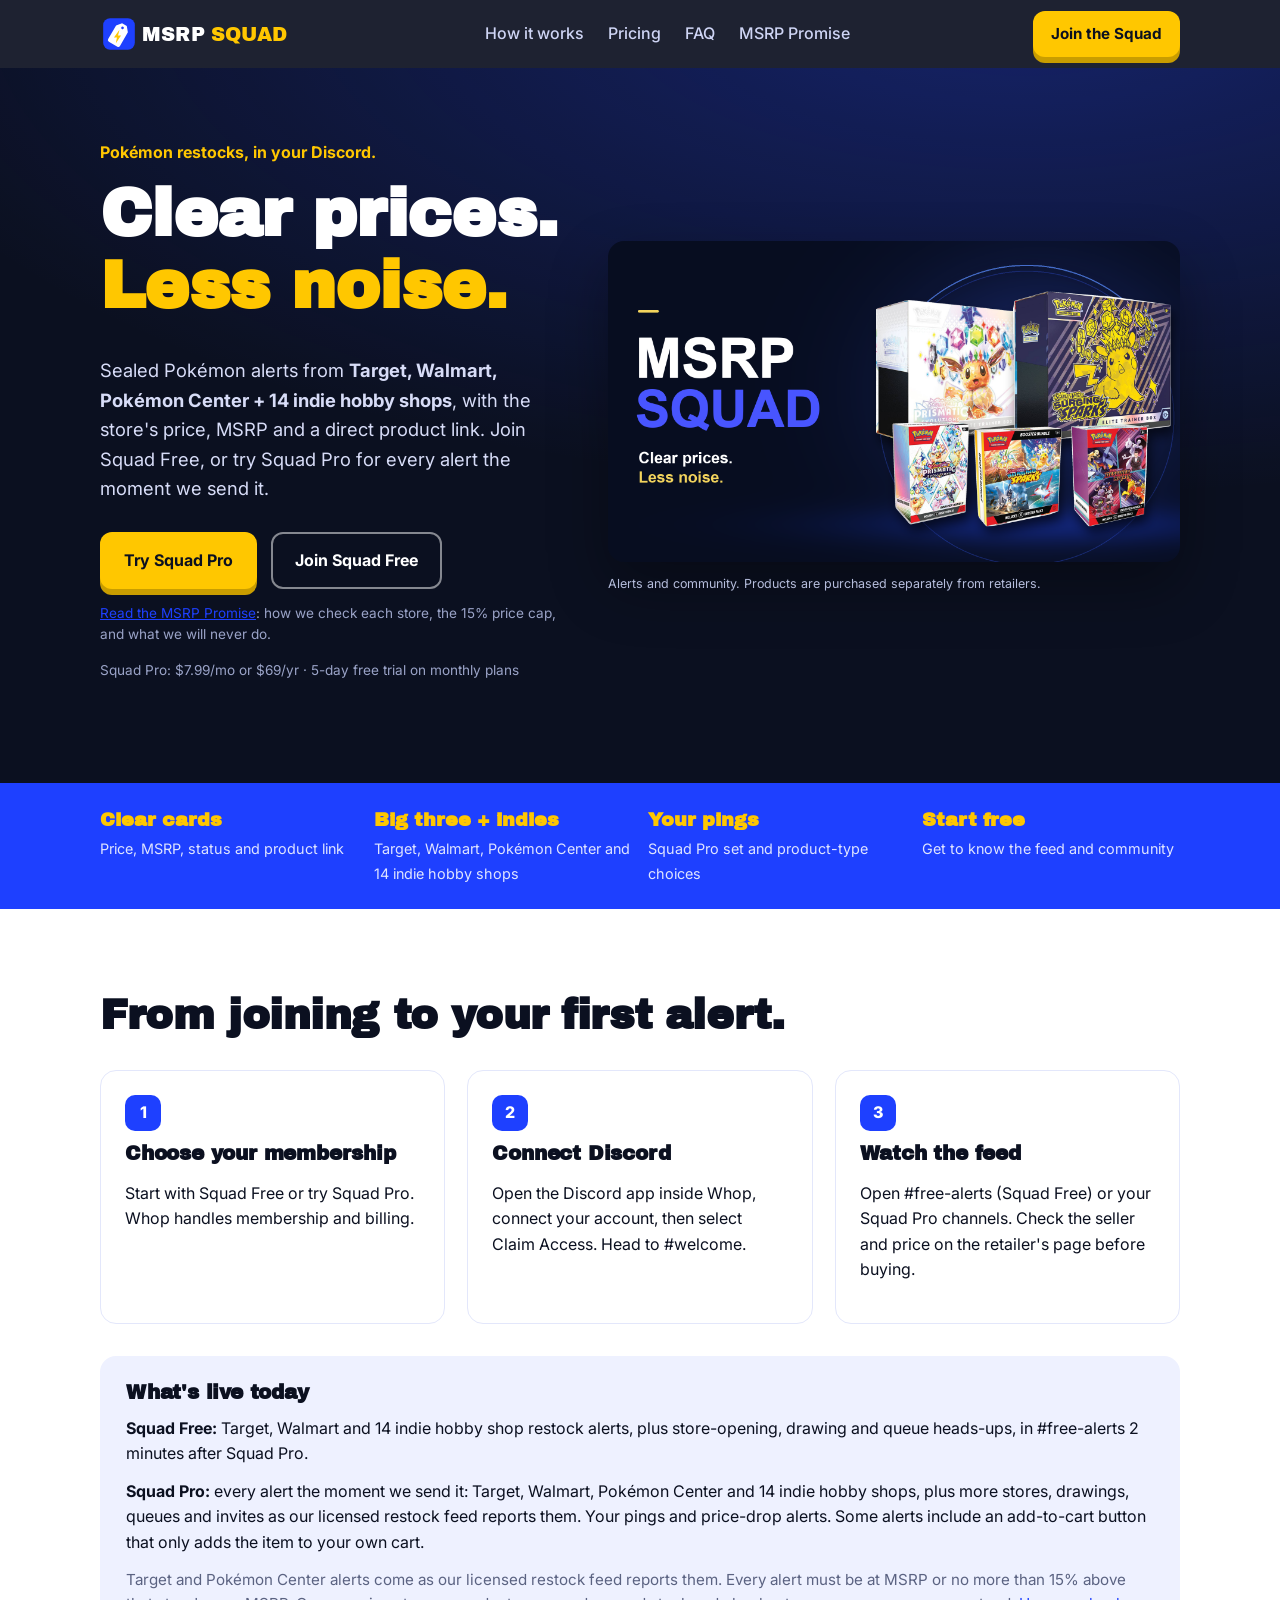
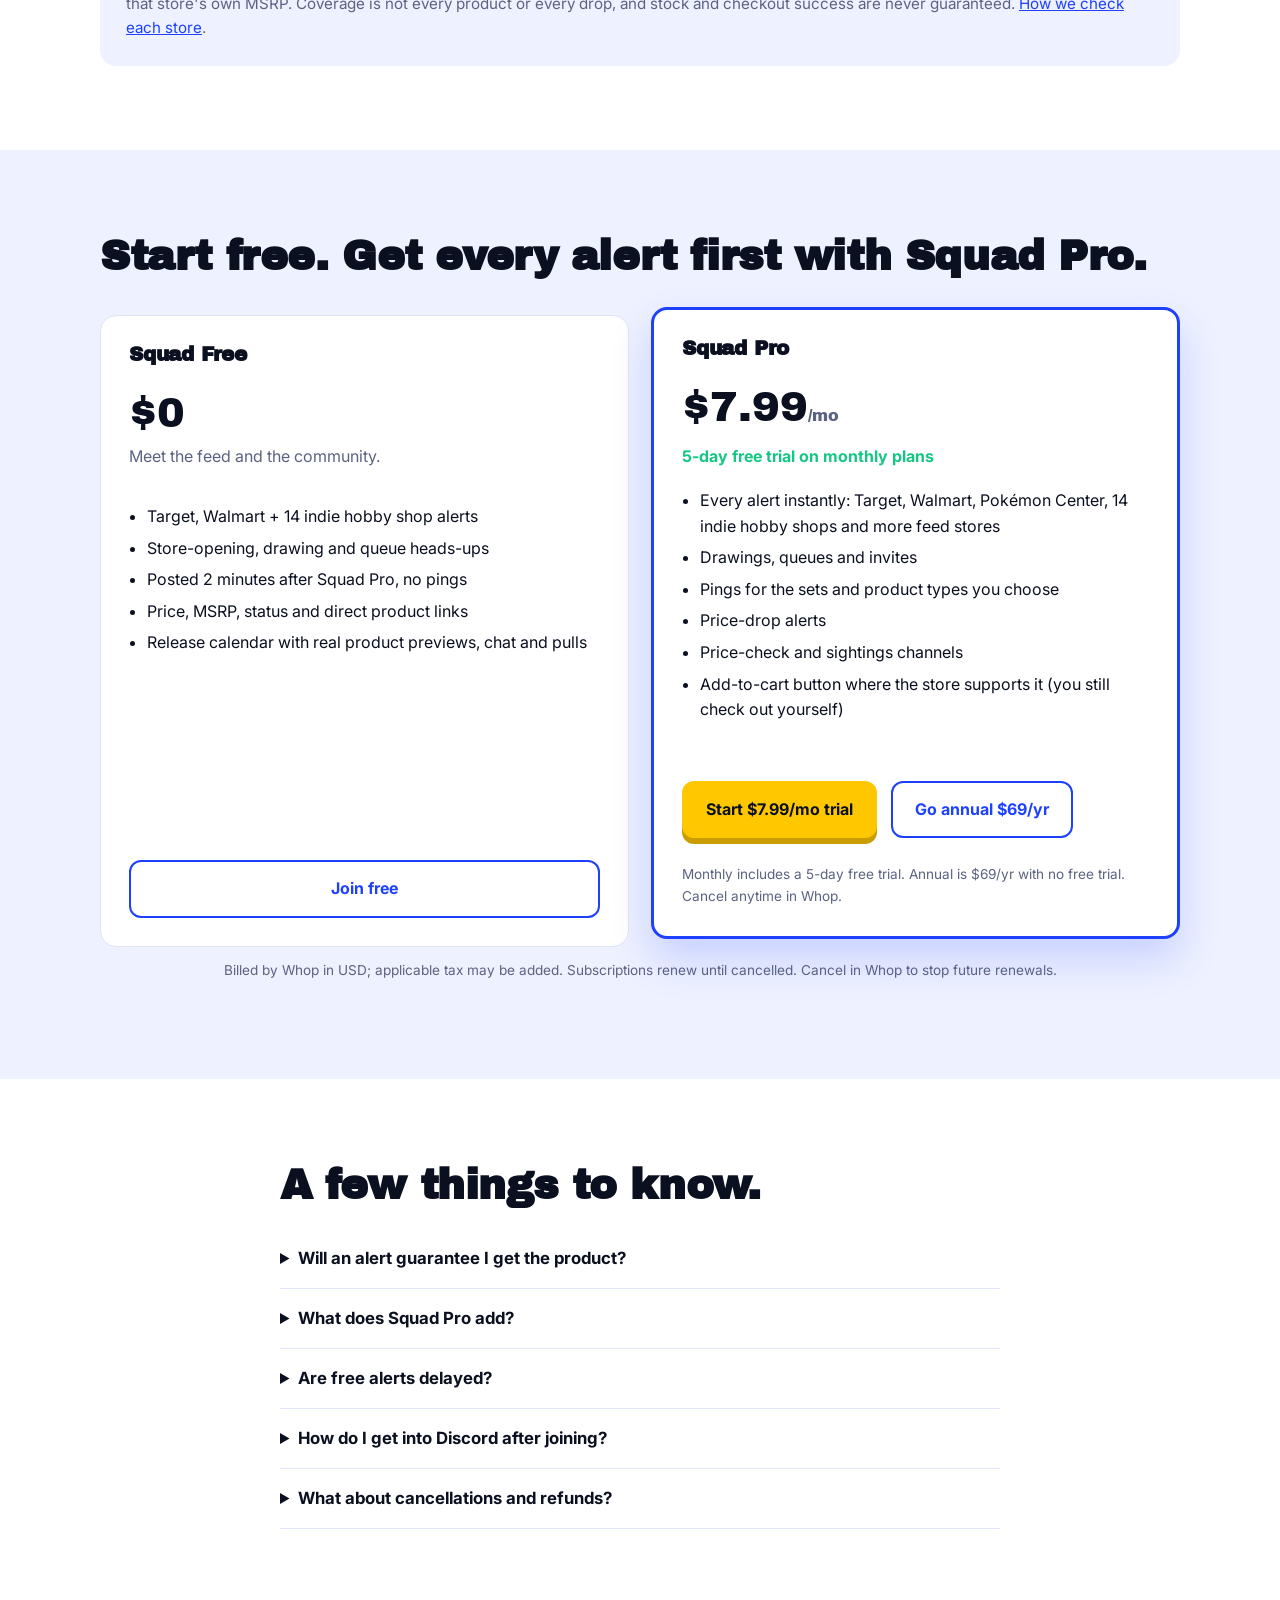
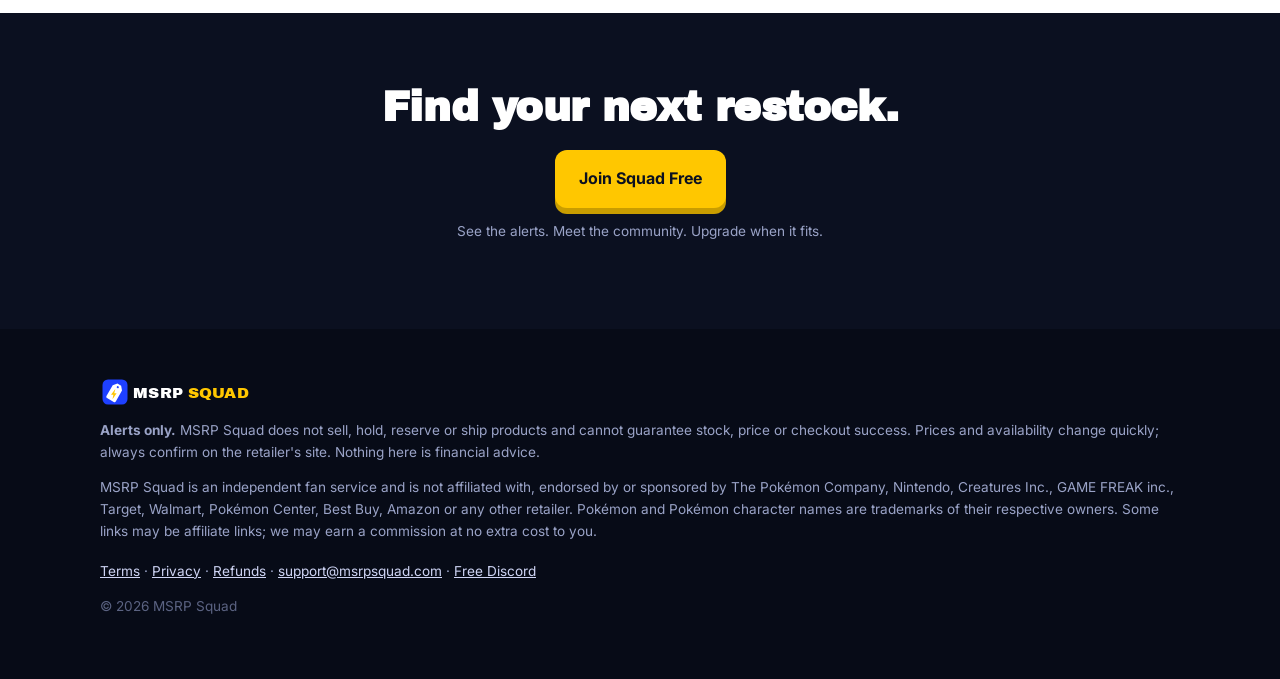
<file: index.html>
<!doctype html>
<html lang="en">
<head>
<meta charset="utf-8">
<meta name="viewport" content="width=device-width,initial-scale=1">
<title>MSRP Squad | Pokémon restocks. Clear prices. Less noise.</title>
<meta name="description" content="Pokémon TCG restock alerts in Discord from Target, Walmart, Pokémon Center and 14 indie hobby shops. Squad Free: alerts 2 minutes after Pro. Squad Pro: every alert instantly, with your pings and price drops. 5-day free trial.">
<link rel="canonical" href="https://msrpsquad.com/">
<meta property="og:type" content="website">
<meta property="og:title" content="MSRP Squad | Clear prices. Less noise.">
<meta property="og:description" content="Pokémon TCG restock alerts in Discord from Target, Walmart, Pokémon Center and 14 indie hobby shops. Squad Free: alerts 2 minutes after Pro. Squad Pro: every alert instantly, with your pings and price drops. 5-day free trial.">
<meta property="og:image" content="https://msrpsquad.com/assets/real-products-v3.png">
<meta property="og:url" content="https://msrpsquad.com/">
<meta name="twitter:card" content="summary_large_image">
<meta name="theme-color" content="#0B1020">
<link rel="icon" href="assets/mark.svg" type="image/svg+xml">
<link rel="icon" href="assets/favicon-32.png" sizes="32x32">
<link rel="apple-touch-icon" href="assets/apple-touch-icon.png">
<link rel="preconnect" href="https://fonts.googleapis.com"><link rel="preconnect" href="https://fonts.gstatic.com" crossorigin>
<link href="https://fonts.googleapis.com/css2?family=Archivo+Black&family=Inter:wght@400;500;600;700&display=swap" rel="stylesheet">
<link rel="stylesheet" href="styles.css">
</head>
<body>
<a class="skip" href="#main">Skip to content</a>
<header class="nav">
  <div class="wrap nav-in">
    <a href="#" class="brand" aria-label="MSRP Squad home"><svg xmlns="http://www.w3.org/2000/svg" viewBox="0 0 640 120" class="logo" role="img" aria-label="MSRP Squad"> <g transform="translate(10 10)"> <rect x="0" y="0" width="100" height="100" rx="22" fill="#1E40FF"/> <g transform="rotate(30 50 50) translate(50 51) scale(0.86) translate(-50 -51)"> <path d="M40 10 H60 L75 28 V86 Q75 93 68 93 H32 Q25 93 25 86 V28 Z" fill="#FFFFFF"/> <circle cx="50" cy="24" r="5" fill="#1E40FF"/> <path transform="rotate(-30 50 61)" d="M56 38 L37 64 H48 L44 85 L63 57 H52 L57 38 Z" fill="#FFC700"/> </g> </g> <text x="132" y="83" font-family="'Archivo Black', 'Arial Black', sans-serif" font-size="62" letter-spacing="1"> <tspan fill="#FFFFFF">MSRP</tspan><tspan fill="#FFC700" dx="18">SQUAD</tspan> </text> </svg></a>
    <nav aria-label="Primary"><a href="#how">How it works</a><a href="#pricing">Pricing</a><a href="#faq">FAQ</a><a href="promise.html">MSRP Promise</a></nav>
    <a class="btn btn-gold sm" href="#pricing">Join the Squad</a>
  </div>
</header>

<main id="main">
<section class="hero">
  <div class="wrap hero-in">
    <div class="hero-copy">
      <p class="eyebrow">Pokémon restocks, in your Discord.</p>
      <h1>Clear prices.<br><span class="gold">Less noise.</span></h1>
      <p class="lead">Sealed Pokémon alerts from <strong>Target, Walmart, Pokémon Center + 14 indie hobby shops</strong>, with the store's price, MSRP and a direct product link. Join Squad Free, or try Squad Pro for every alert the moment we send it.</p>
      <div class="cta-row">
        <a class="btn btn-gold" href="https://whop.com/checkout/plan_wRdUoSanqycct">Try Squad Pro</a>
        <a class="btn btn-ghost" href="https://whop.com/msrpsquad/products/msrp-squad-free/">Join Squad Free</a>
      </div>
      <p class="fine"><a href="promise.html">Read the MSRP Promise</a>: how we check each store, the 15% price cap, and what we will never do.</p>
      <p class="fine">Squad Pro: $7.99/mo or $69/yr · 5-day free trial on monthly plans</p>
    </div>
    <figure class="product-art"><img src="assets/real-products-v3.png" width="1920" height="1080" alt="MSRP Squad with real Prismatic Evolutions, Surging Sparks and Destined Rivals sealed products"><figcaption>Alerts and community. Products are purchased separately from retailers.</figcaption></figure>
  </div>
</section>

<section class="strip" aria-label="Membership highlights">
  <div class="wrap strip-in">
    <div><b>Clear cards</b><span>Price, MSRP, status and product link</span></div>
    <div><b>Big three + indies</b><span>Target, Walmart, Pokémon Center and 14 indie hobby shops</span></div>
    <div><b>Your pings</b><span>Squad Pro set and product-type choices</span></div>
    <div><b>Start free</b><span>Get to know the feed and community</span></div>
  </div>
</section>

<section id="how" class="section">
  <div class="wrap">
    <h2>From joining to your first alert.</h2>
    <ol class="steps">
      <li><span class="num">1</span><h3>Choose your membership</h3><p>Start with Squad Free or try Squad Pro. Whop handles membership and billing.</p></li>
      <li><span class="num">2</span><h3>Connect Discord</h3><p>Open the Discord app inside Whop, connect your account, then select Claim Access. Head to #welcome.</p></li>
      <li><span class="num">3</span><h3>Watch the feed</h3><p>Open #free-alerts (Squad Free) or your Squad Pro channels. Check the seller and price on the retailer's page before buying.</p></li>
    </ol>
    <div class="coverage-box"><h3>What's live today</h3><p><strong>Squad Free:</strong> Target, Walmart and 14 indie hobby shop restock alerts, plus store-opening, drawing and queue heads-ups, in #free-alerts 2 minutes after Squad Pro.</p><p><strong>Squad Pro:</strong> every alert the moment we send it: Target, Walmart, Pokémon Center and 14 indie hobby shops, plus more stores, drawings, queues and invites as our licensed restock feed reports them. Your pings and price-drop alerts. Some alerts include an add-to-cart button that only adds the item to your own cart.</p><p class="note">Target and Pokémon Center alerts come as our licensed restock feed reports them. Every alert must be at MSRP or no more than 15% above that store's own MSRP. Coverage is not every product or every drop, and stock and checkout success are never guaranteed. <a href="promise.html">How we check each store</a>.</p></div>
  </div>
</section>

<section id="pricing" class="section alt">
  <div class="wrap">
    <h2>Start free. Get every alert first with Squad Pro.</h2>
    <div class="tiers">
      <article class="tier">
        <h3>Squad Free</h3><p class="price">$0</p><p class="sub">Meet the feed and the community.</p>
        <ul><li>Target, Walmart + 14 indie hobby shop alerts</li><li>Store-opening, drawing and queue heads-ups</li><li>Posted 2 minutes after Squad Pro, no pings</li><li>Price, MSRP, status and direct product links</li><li>Release calendar with real product previews, chat and pulls</li></ul>
        <a class="btn btn-ghost-dark" href="https://whop.com/msrpsquad/products/msrp-squad-free/">Join free</a>
      </article>
      <article class="tier featured">
        <h3>Squad Pro</h3><p class="price">$7.99<small>/mo</small></p><p class="trial">5-day free trial on monthly plans</p>
        <ul><li>Every alert instantly: Target, Walmart, Pokémon Center, 14 indie hobby shops and more feed stores</li><li>Drawings, queues and invites</li><li>Pings for the sets and product types you choose</li><li>Price-drop alerts</li><li>Price-check and sightings channels</li><li>Add-to-cart button where the store supports it (you still check out yourself)</li></ul>
        <div class="cta-row">
          <a class="btn btn-gold" href="https://whop.com/checkout/plan_wRdUoSanqycct">Start $7.99/mo trial</a>
          <a class="btn btn-ghost-dark" href="https://whop.com/checkout/plan_GebG6GXobo9KQ">Go annual $69/yr</a>
        </div>
        <p class="fine">Monthly includes a 5-day free trial. Annual is $69/yr with no free trial. Cancel anytime in Whop.</p>
      </article>
    </div>
    <p class="fine center">Billed by Whop in USD; applicable tax may be added. Subscriptions renew until cancelled. Cancel in Whop to stop future renewals.</p>
  </div>
</section>

<section id="faq" class="section">
  <div class="wrap narrow">
    <h2>A few things to know.</h2>
    <details><summary>Will an alert guarantee I get the product?</summary><p>No. Stock and prices can change before checkout. Always verify the retailer's page. We send alerts; we do not reserve products, buy for you or access your retailer account.</p></details>
    <details><summary>What does Squad Pro add?</summary><p>Every alert with no delay (Target, Walmart, Pokémon Center, 14 indie hobby shops and more stores our feed reports), Pokémon Center restocks, invites, your choice of set and product-type pings, dated market references when available, price-drop alerts and the member discussion channels. Monthly plans start with a 5-day free trial; cancel anytime in Whop.</p></details>
    <details><summary>Are free alerts delayed?</summary><p>Yes. Squad Free alerts post 2 minutes after Squad Pro and cover Target, Walmart and 14 indie hobby shops, plus store-opening, drawing and queue heads-ups. Squad Pro gets every alert as soon as we send it. No alert speed is guaranteed; retailer data and delivery can vary.</p></details>
    <details><summary>How do I get into Discord after joining?</summary><p>Open MSRP Squad in Whop, choose its Discord app, connect the Discord account you want to use, then select Claim Access. If access looks wrong, contact #support or <a href="mailto:support@msrpsquad.com">support@msrpsquad.com</a>.</p></details>
    <details><summary>What about cancellations and refunds?</summary><p>Cancel in Whop before your monthly trial ends to avoid the first charge. Forgot to cancel? Email within 48 hours of the first charge for a full refund. Annual plans are refundable within 14 days. See the <a href="refund.html">full refund policy</a>.</p></details>
  </div>
</section>

<section class="final"><div class="wrap center"><h2>Find your next restock.</h2><a class="btn btn-gold" href="https://whop.com/msrpsquad/products/msrp-squad-free/">Join Squad Free</a><p class="fine">See the alerts. Meet the community. Upgrade when it fits.</p></div></section>
</main>

<footer class="foot">
  <div class="wrap">
    <svg xmlns="http://www.w3.org/2000/svg" viewBox="0 0 640 120" class="logo" role="img" aria-label="MSRP Squad"> <g transform="translate(10 10)"> <rect x="0" y="0" width="100" height="100" rx="22" fill="#1E40FF"/> <g transform="rotate(30 50 50) translate(50 51) scale(0.86) translate(-50 -51)"> <path d="M40 10 H60 L75 28 V86 Q75 93 68 93 H32 Q25 93 25 86 V28 Z" fill="#FFFFFF"/> <circle cx="50" cy="24" r="5" fill="#1E40FF"/> <path transform="rotate(-30 50 61)" d="M56 38 L37 64 H48 L44 85 L63 57 H52 L57 38 Z" fill="#FFC700"/> </g> </g> <text x="132" y="83" font-family="'Archivo Black', 'Arial Black', sans-serif" font-size="62" letter-spacing="1"> <tspan fill="#FFFFFF">MSRP</tspan><tspan fill="#FFC700" dx="18">SQUAD</tspan> </text> </svg>
    <p><b>Alerts only.</b> MSRP Squad does not sell, hold, reserve or ship products and cannot guarantee stock, price or checkout success. Prices and availability change quickly; always confirm on the retailer's site. Nothing here is financial advice.</p>
    <p>MSRP Squad is an independent fan service and is not affiliated with, endorsed by or sponsored by The Pokémon Company, Nintendo, Creatures Inc., GAME FREAK inc., Target, Walmart, Pokémon Center, Best Buy, Amazon or any other retailer. Pokémon and Pokémon character names are trademarks of their respective owners. Some links may be affiliate links; we may earn a commission at no extra cost to you.</p>
    <p class="links"><a href="terms.html">Terms</a> · <a href="privacy.html">Privacy</a> · <a href="refund.html">Refunds</a> · <a href="mailto:support@msrpsquad.com">support@msrpsquad.com</a> · <a href="https://discord.gg/CTK9a5H8Wj" target="_blank" rel="noopener">Free Discord</a></p>
    <p class="copy">© 2026 MSRP Squad</p>
  </div>
</footer>

</body>
</html>
</file>
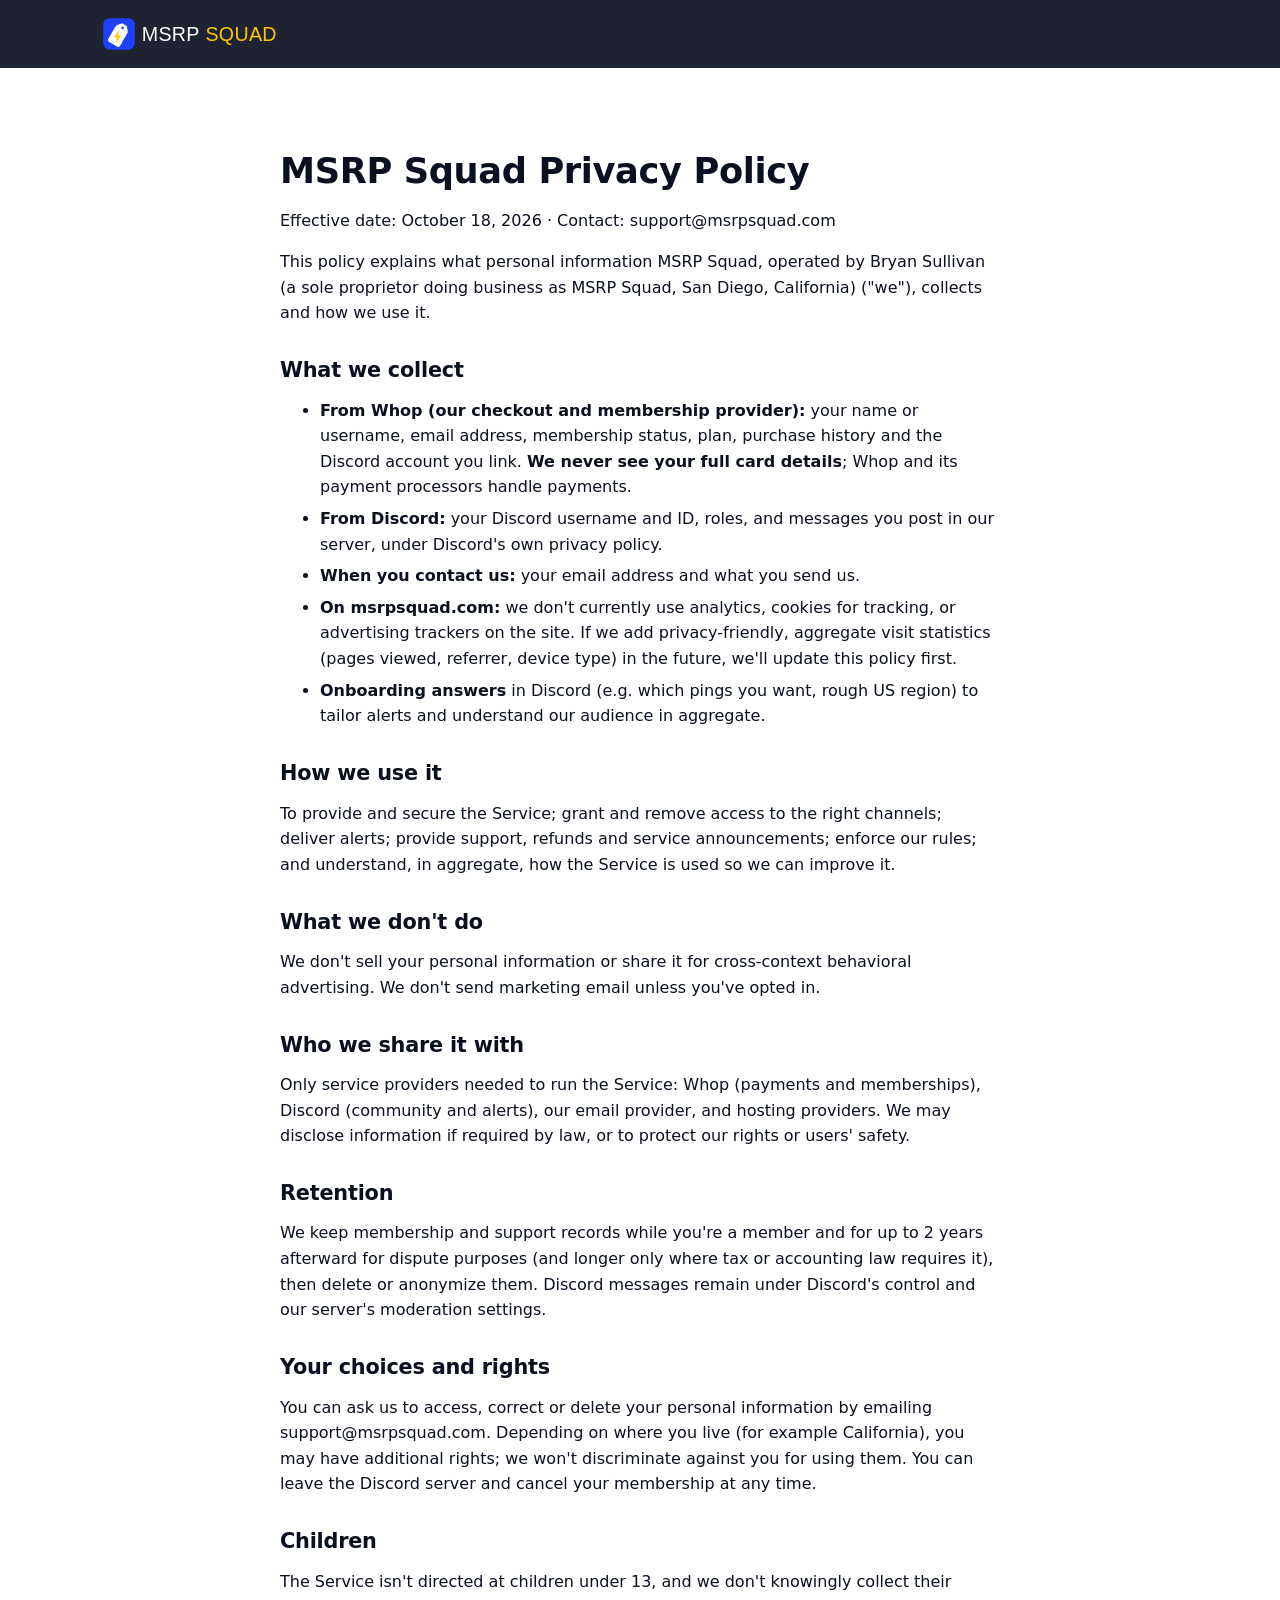
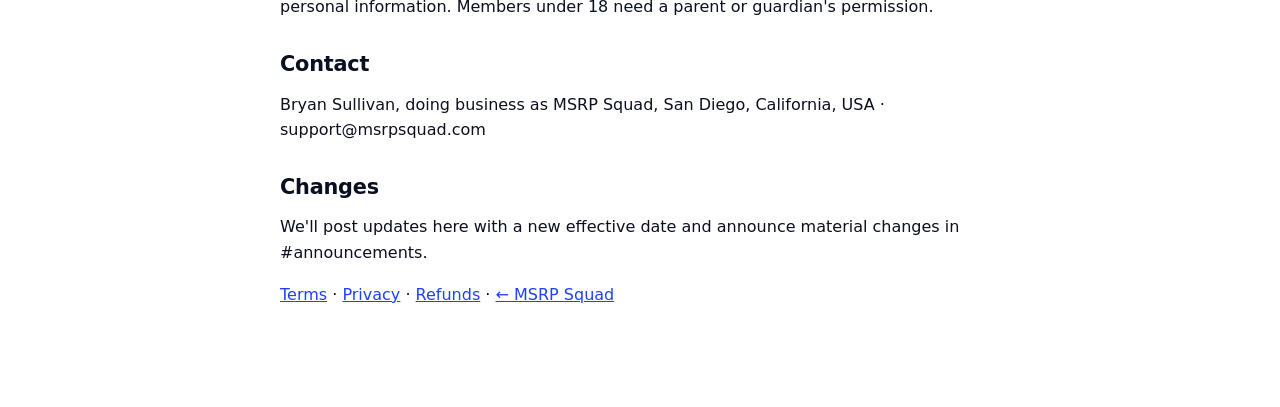
<file: privacy.html>
<!doctype html><html lang="en"><head><meta charset="utf-8"><meta name="viewport" content="width=device-width,initial-scale=1">
<title>MSRP Squad Privacy Policy</title><link rel="icon" href="assets/mark.svg"><link rel="stylesheet" href="styles.css"></head>
<body><header class="nav"><div class="wrap nav-in"><a href="./" class="brand"><svg xmlns="http://www.w3.org/2000/svg" viewBox="0 0 640 120" class="logo" role="img" aria-label="MSRP Squad"> <g transform="translate(10 10)"> <rect x="0" y="0" width="100" height="100" rx="22" fill="#1E40FF"/> <g transform="rotate(30 50 50) translate(50 51) scale(0.86) translate(-50 -51)"> <path d="M40 10 H60 L75 28 V86 Q75 93 68 93 H32 Q25 93 25 86 V28 Z" fill="#FFFFFF"/> <circle cx="50" cy="24" r="5" fill="#1E40FF"/> <path transform="rotate(-30 50 61)" d="M56 38 L37 64 H48 L44 85 L63 57 H52 L57 38 Z" fill="#FFC700"/> </g> </g> <text x="132" y="83" font-family="'Archivo Black', 'Arial Black', sans-serif" font-size="62" letter-spacing="1"> <tspan fill="#FFFFFF">MSRP</tspan><tspan fill="#FFC700" dx="18">SQUAD</tspan> </text> </svg></a></div></header>
<main class="section legal"><div class="wrap narrow"><h1>MSRP Squad Privacy Policy</h1>
<p>Effective date: October 18, 2026 · Contact: support@msrpsquad.com</p>
<p>This policy explains what personal information MSRP Squad, operated by Bryan Sullivan (a sole proprietor doing business as MSRP Squad, San Diego, California) ("we"), collects and how we use it.</p>
<h2>What we collect</h2>
<ul>
<li><strong>From Whop (our checkout and membership provider):</strong> your name or username, email address, membership status, plan, purchase history and the Discord account you link. <strong>We never see your full card details</strong>; Whop and its payment processors handle payments.</li>
<li><strong>From Discord:</strong> your Discord username and ID, roles, and messages you post in our server, under Discord's own privacy policy.</li>
<li><strong>When you contact us:</strong> your email address and what you send us.</li>
<li><strong>On msrpsquad.com:</strong> we don't currently use analytics, cookies for tracking, or advertising trackers on the site. If we add privacy-friendly, aggregate visit statistics (pages viewed, referrer, device type) in the future, we'll update this policy first.</li>
<li><strong>Onboarding answers</strong> in Discord (e.g. which pings you want, rough US region) to tailor alerts and understand our audience in aggregate.</li>
</ul>
<h2>How we use it</h2>
<p>To provide and secure the Service; grant and remove access to the right channels; deliver alerts; provide support, refunds and service announcements; enforce our rules; and understand, in aggregate, how the Service is used so we can improve it.</p>
<h2>What we don't do</h2>
<p>We don't sell your personal information or share it for cross-context behavioral advertising. We don't send marketing email unless you've opted in.</p>
<h2>Who we share it with</h2>
<p>Only service providers needed to run the Service: Whop (payments and memberships), Discord (community and alerts), our email provider, and hosting providers. We may disclose information if required by law, or to protect our rights or users' safety.</p>
<h2>Retention</h2>
<p>We keep membership and support records while you're a member and for up to 2 years afterward for dispute purposes (and longer only where tax or accounting law requires it), then delete or anonymize them. Discord messages remain under Discord's control and our server's moderation settings.</p>
<h2>Your choices and rights</h2>
<p>You can ask us to access, correct or delete your personal information by emailing support@msrpsquad.com. Depending on where you live (for example California), you may have additional rights; we won't discriminate against you for using them. You can leave the Discord server and cancel your membership at any time.</p>
<h2>Children</h2>
<p>The Service isn't directed at children under 13, and we don't knowingly collect their personal information. Members under 18 need a parent or guardian's permission.</p>
<h2>Contact</h2>
<p>Bryan Sullivan, doing business as MSRP Squad, San Diego, California, USA · support@msrpsquad.com</p>
<h2>Changes</h2>
<p>We'll post updates here with a new effective date and announce material changes in #announcements.</p>
<p class="links"><a href="terms.html">Terms</a> · <a href="privacy.html">Privacy</a> · <a href="refund.html">Refunds</a> · <a href="./">← MSRP Squad</a></p></div></main></body></html>
</file>
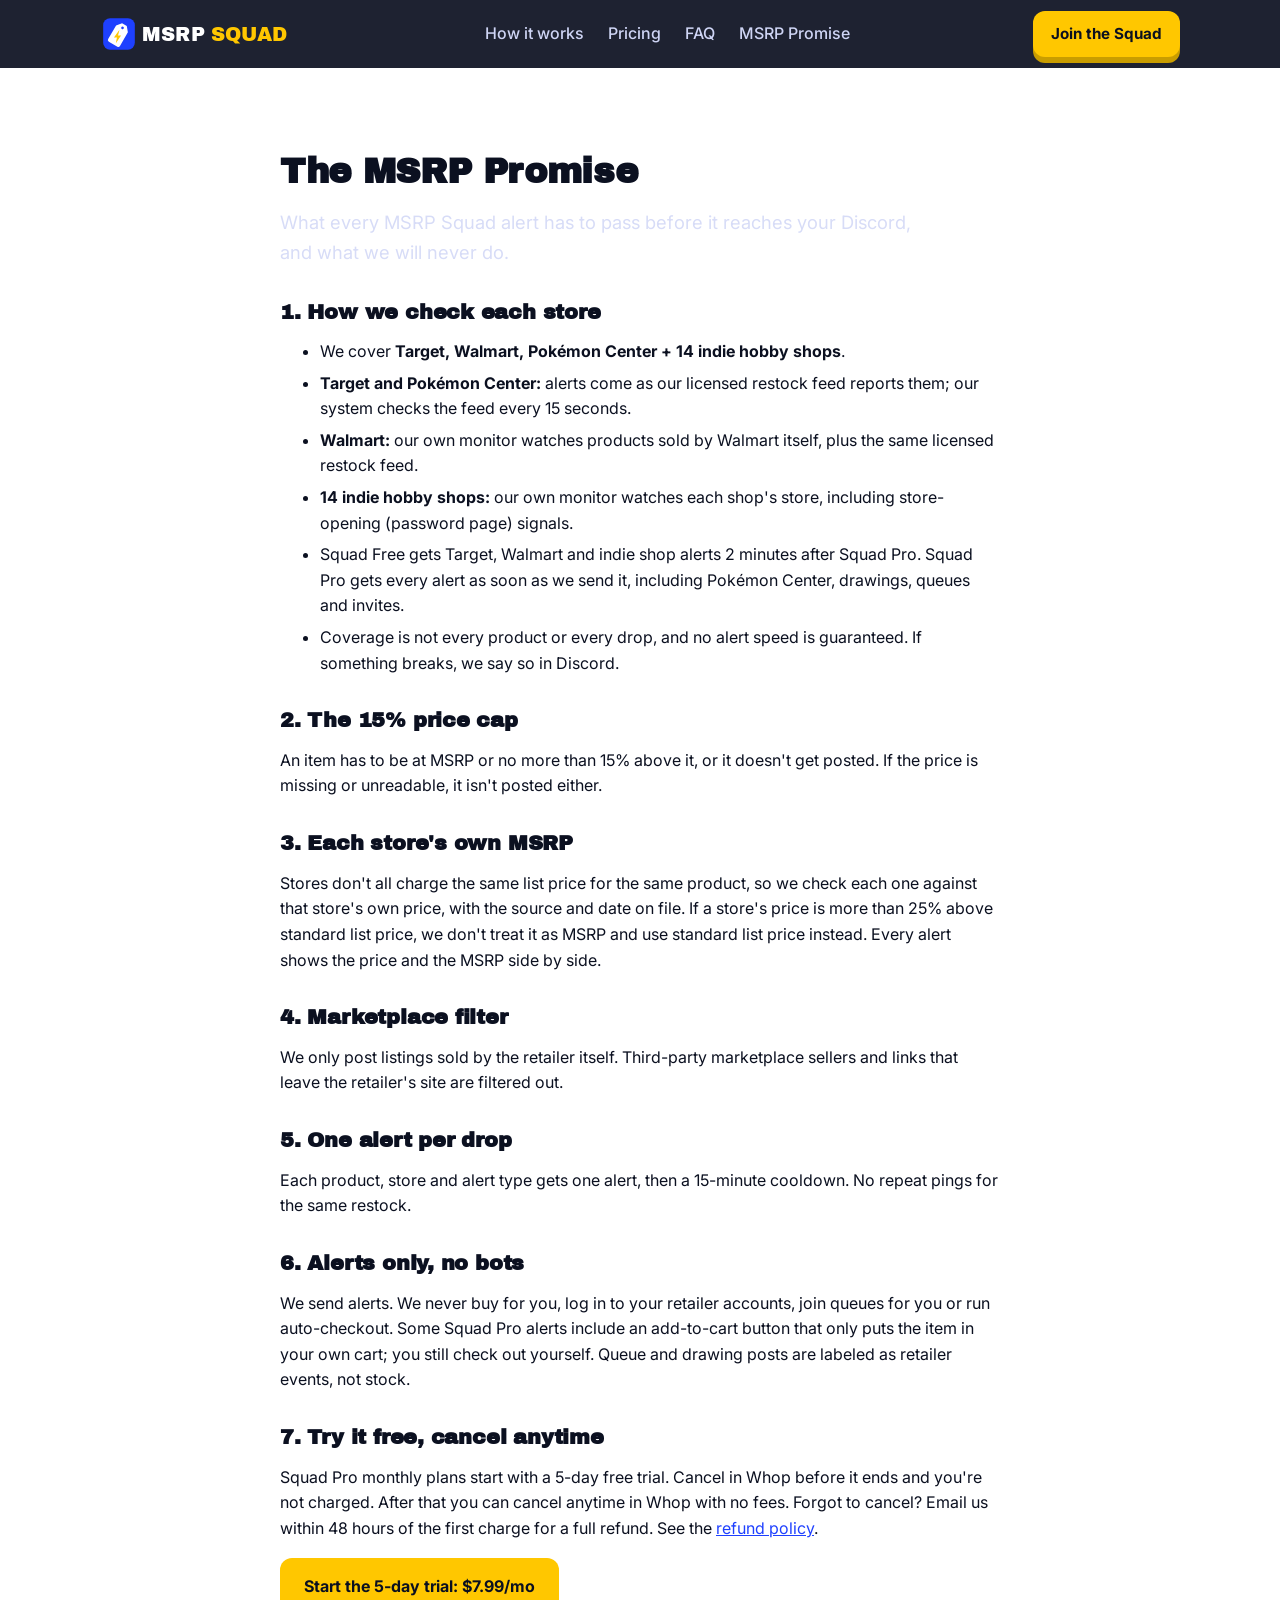
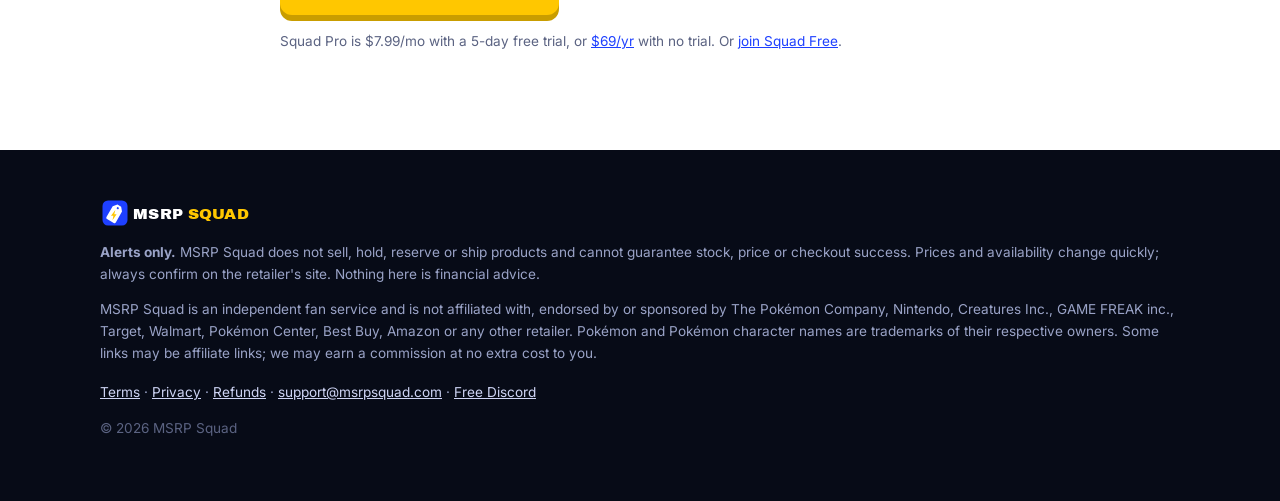
<file: promise.html>
<!doctype html>
<html lang="en">
<head>
<meta charset="utf-8">
<meta name="viewport" content="width=device-width,initial-scale=1">
<title>The MSRP Promise | MSRP Squad</title>
<meta name="description" content="Pokémon TCG restock alerts in Discord from Target, Walmart, Pokémon Center and 14 indie hobby shops. Squad Free: alerts 2 minutes after Pro. Squad Pro: every alert instantly, with your pings and price drops. 5-day free trial.">
<link rel="canonical" href="https://msrpsquad.com/promise.html">
<meta property="og:type" content="website">
<meta property="og:title" content="MSRP Squad | Clear prices. Less noise.">
<meta property="og:description" content="Pokémon TCG restock alerts in Discord from Target, Walmart, Pokémon Center and 14 indie hobby shops. Squad Free: alerts 2 minutes after Pro. Squad Pro: every alert instantly, with your pings and price drops. 5-day free trial.">
<meta property="og:image" content="https://msrpsquad.com/assets/real-products-v3.png">
<meta property="og:url" content="https://msrpsquad.com/">
<meta name="twitter:card" content="summary_large_image">
<meta name="theme-color" content="#0B1020">
<link rel="icon" href="assets/mark.svg" type="image/svg+xml">
<link rel="icon" href="assets/favicon-32.png" sizes="32x32">
<link rel="apple-touch-icon" href="assets/apple-touch-icon.png">
<link rel="preconnect" href="https://fonts.googleapis.com"><link rel="preconnect" href="https://fonts.gstatic.com" crossorigin>
<link href="https://fonts.googleapis.com/css2?family=Archivo+Black&family=Inter:wght@400;500;600;700&display=swap" rel="stylesheet">
<link rel="stylesheet" href="styles.css">
</head>
<body>
<a class="skip" href="#main">Skip to content</a>
<header class="nav">
  <div class="wrap nav-in">
    <a href="./" class="brand" aria-label="MSRP Squad home"><svg xmlns="http://www.w3.org/2000/svg" viewBox="0 0 640 120" class="logo" role="img" aria-label="MSRP Squad"> <g transform="translate(10 10)"> <rect x="0" y="0" width="100" height="100" rx="22" fill="#1E40FF"/> <g transform="rotate(30 50 50) translate(50 51) scale(0.86) translate(-50 -51)"> <path d="M40 10 H60 L75 28 V86 Q75 93 68 93 H32 Q25 93 25 86 V28 Z" fill="#FFFFFF"/> <circle cx="50" cy="24" r="5" fill="#1E40FF"/> <path transform="rotate(-30 50 61)" d="M56 38 L37 64 H48 L44 85 L63 57 H52 L57 38 Z" fill="#FFC700"/> </g> </g> <text x="132" y="83" font-family="'Archivo Black', 'Arial Black', sans-serif" font-size="62" letter-spacing="1"> <tspan fill="#FFFFFF">MSRP</tspan><tspan fill="#FFC700" dx="18">SQUAD</tspan> </text> </svg></a>
    <nav aria-label="Primary"><a href="./#how">How it works</a><a href="./#pricing">Pricing</a><a href="./#faq">FAQ</a><a href="promise.html">MSRP Promise</a></nav>
    <a class="btn btn-gold sm" href="./#pricing">Join the Squad</a>
  </div>
</header>

<main id="main" class="section legal"><div class="wrap narrow">
<h1>The MSRP Promise</h1>
<p class="lead">What every MSRP Squad alert has to pass before it reaches your Discord, and what we will never do.</p>

<h2>1. How we check each store</h2>
<ul>
<li>We cover <strong>Target, Walmart, Pokémon Center + 14 indie hobby shops</strong>.</li>
<li><strong>Target and Pokémon Center:</strong> alerts come as our licensed restock feed reports them; our system checks the feed every 15 seconds.</li>
<li><strong>Walmart:</strong> our own monitor watches products sold by Walmart itself, plus the same licensed restock feed.</li>
<li><strong>14 indie hobby shops:</strong> our own monitor watches each shop's store, including store-opening (password page) signals.</li>
<li>Squad Free gets Target, Walmart and indie shop alerts 2 minutes after Squad Pro. Squad Pro gets every alert as soon as we send it, including Pokémon Center, drawings, queues and invites.</li>
<li>Coverage is not every product or every drop, and no alert speed is guaranteed. If something breaks, we say so in Discord.</li>
</ul>

<h2>2. The 15% price cap</h2>
<p>An item has to be at MSRP or no more than 15% above it, or it doesn't get posted. If the price is missing or unreadable, it isn't posted either.</p>

<h2>3. Each store's own MSRP</h2>
<p>Stores don't all charge the same list price for the same product, so we check each one against that store's own price, with the source and date on file. If a store's price is more than 25% above standard list price, we don't treat it as MSRP and use standard list price instead. Every alert shows the price and the MSRP side by side.</p>

<h2>4. Marketplace filter</h2>
<p>We only post listings sold by the retailer itself. Third-party marketplace sellers and links that leave the retailer's site are filtered out.</p>

<h2>5. One alert per drop</h2>
<p>Each product, store and alert type gets one alert, then a 15-minute cooldown. No repeat pings for the same restock.</p>

<h2>6. Alerts only, no bots</h2>
<p>We send alerts. We never buy for you, log in to your retailer accounts, join queues for you or run auto-checkout. Some Squad Pro alerts include an add-to-cart button that only puts the item in your own cart; you still check out yourself. Queue and drawing posts are labeled as retailer events, not stock.</p>

<h2>7. Try it free, cancel anytime</h2>
<p>Squad Pro monthly plans start with a 5-day free trial. Cancel in Whop before it ends and you're not charged. After that you can cancel anytime in Whop with no fees. Forgot to cancel? Email us within 48 hours of the first charge for a full refund. See the <a href="refund.html">refund policy</a>.</p>
<p><a class="btn btn-gold" href="https://whop.com/checkout/plan_wRdUoSanqycct">Start the 5-day trial: $7.99/mo</a></p>
<p class="fine">Squad Pro is $7.99/mo with a 5-day free trial, or <a href="https://whop.com/checkout/plan_GebG6GXobo9KQ">$69/yr</a> with no trial. Or <a href="https://whop.com/msrpsquad/products/msrp-squad-free/">join Squad Free</a>.</p>
</div></main>

<footer class="foot">
  <div class="wrap">
    <svg xmlns="http://www.w3.org/2000/svg" viewBox="0 0 640 120" class="logo" role="img" aria-label="MSRP Squad"> <g transform="translate(10 10)"> <rect x="0" y="0" width="100" height="100" rx="22" fill="#1E40FF"/> <g transform="rotate(30 50 50) translate(50 51) scale(0.86) translate(-50 -51)"> <path d="M40 10 H60 L75 28 V86 Q75 93 68 93 H32 Q25 93 25 86 V28 Z" fill="#FFFFFF"/> <circle cx="50" cy="24" r="5" fill="#1E40FF"/> <path transform="rotate(-30 50 61)" d="M56 38 L37 64 H48 L44 85 L63 57 H52 L57 38 Z" fill="#FFC700"/> </g> </g> <text x="132" y="83" font-family="'Archivo Black', 'Arial Black', sans-serif" font-size="62" letter-spacing="1"> <tspan fill="#FFFFFF">MSRP</tspan><tspan fill="#FFC700" dx="18">SQUAD</tspan> </text> </svg>
    <p><b>Alerts only.</b> MSRP Squad does not sell, hold, reserve or ship products and cannot guarantee stock, price or checkout success. Prices and availability change quickly; always confirm on the retailer's site. Nothing here is financial advice.</p>
    <p>MSRP Squad is an independent fan service and is not affiliated with, endorsed by or sponsored by The Pokémon Company, Nintendo, Creatures Inc., GAME FREAK inc., Target, Walmart, Pokémon Center, Best Buy, Amazon or any other retailer. Pokémon and Pokémon character names are trademarks of their respective owners. Some links may be affiliate links; we may earn a commission at no extra cost to you.</p>
    <p class="links"><a href="terms.html">Terms</a> · <a href="privacy.html">Privacy</a> · <a href="refund.html">Refunds</a> · <a href="mailto:support@msrpsquad.com">support@msrpsquad.com</a> · <a href="https://discord.gg/CTK9a5H8Wj" target="_blank" rel="noopener">Free Discord</a></p>
    <p class="copy">© 2026 MSRP Squad</p>
  </div>
</footer>

</body>
</html>
</file>
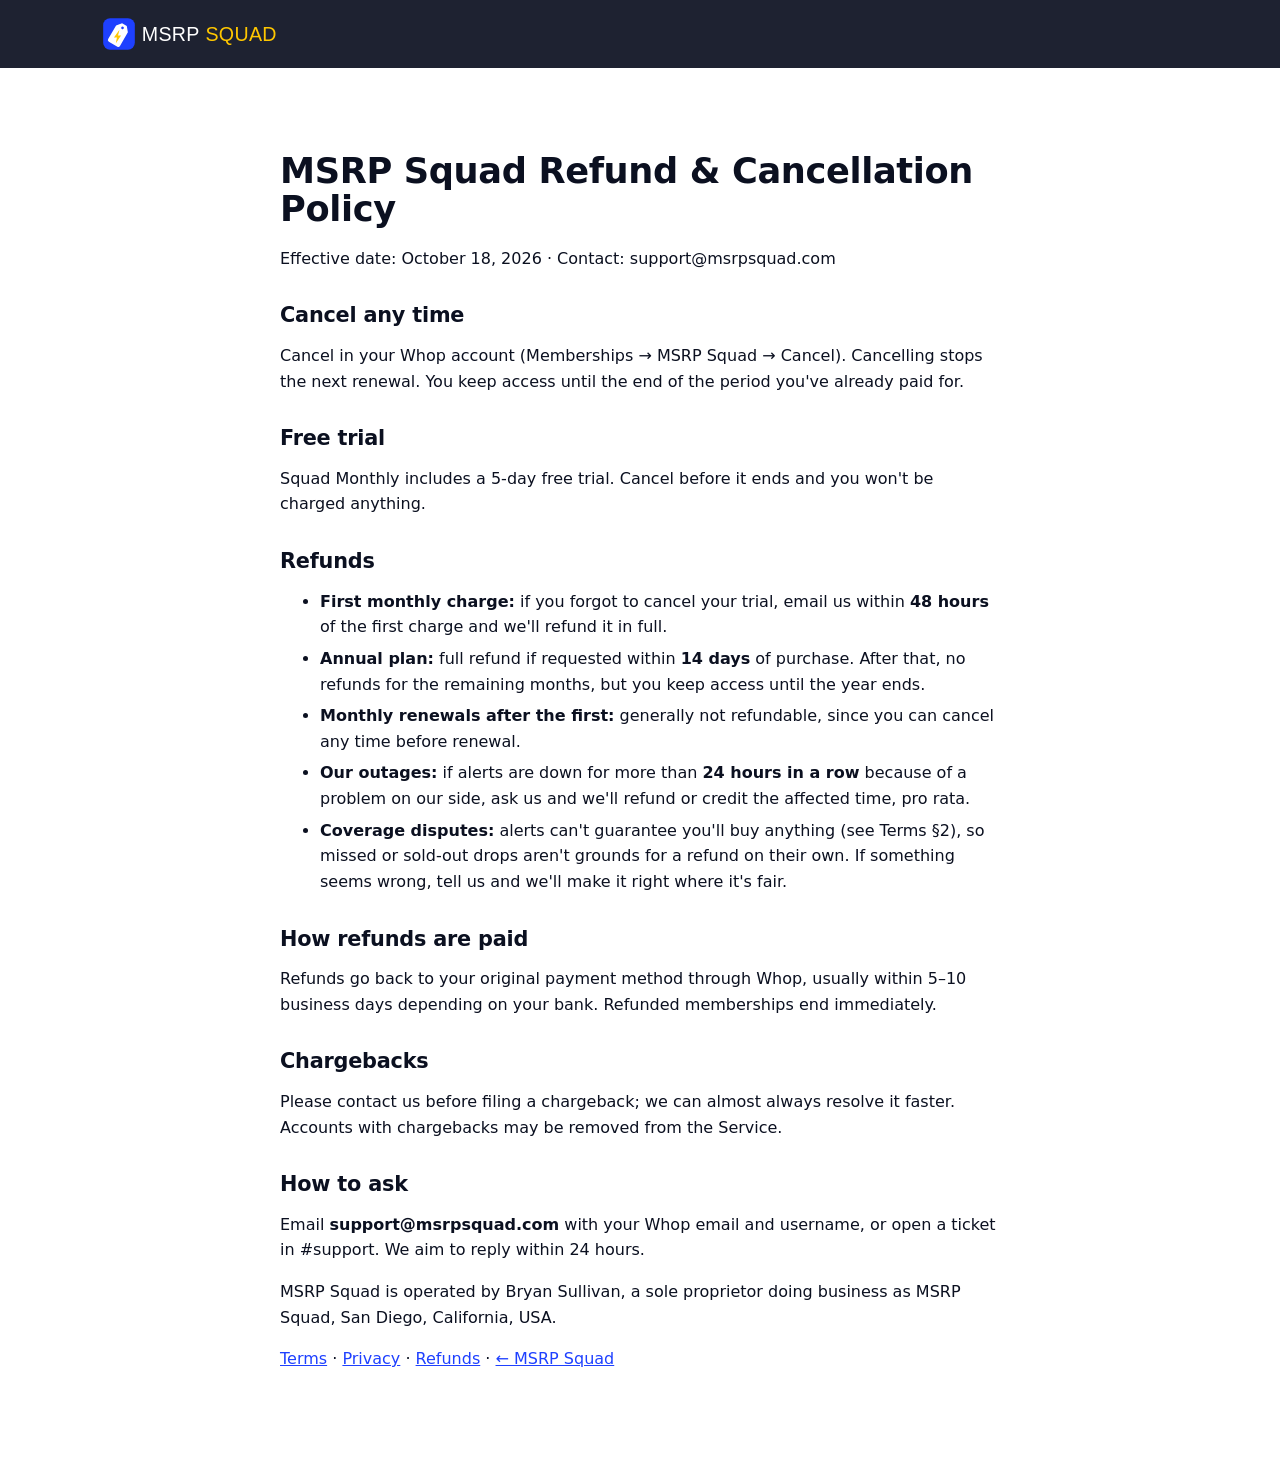
<file: refund.html>
<!doctype html><html lang="en"><head><meta charset="utf-8"><meta name="viewport" content="width=device-width,initial-scale=1">
<title>MSRP Squad Refund &amp; Cancellation Policy</title><link rel="icon" href="assets/mark.svg"><link rel="stylesheet" href="styles.css"></head>
<body><header class="nav"><div class="wrap nav-in"><a href="./" class="brand"><svg xmlns="http://www.w3.org/2000/svg" viewBox="0 0 640 120" class="logo" role="img" aria-label="MSRP Squad"> <g transform="translate(10 10)"> <rect x="0" y="0" width="100" height="100" rx="22" fill="#1E40FF"/> <g transform="rotate(30 50 50) translate(50 51) scale(0.86) translate(-50 -51)"> <path d="M40 10 H60 L75 28 V86 Q75 93 68 93 H32 Q25 93 25 86 V28 Z" fill="#FFFFFF"/> <circle cx="50" cy="24" r="5" fill="#1E40FF"/> <path transform="rotate(-30 50 61)" d="M56 38 L37 64 H48 L44 85 L63 57 H52 L57 38 Z" fill="#FFC700"/> </g> </g> <text x="132" y="83" font-family="'Archivo Black', 'Arial Black', sans-serif" font-size="62" letter-spacing="1"> <tspan fill="#FFFFFF">MSRP</tspan><tspan fill="#FFC700" dx="18">SQUAD</tspan> </text> </svg></a></div></header>
<main class="section legal"><div class="wrap narrow"><h1>MSRP Squad Refund &amp; Cancellation Policy</h1>
<p>Effective date: October 18, 2026 · Contact: support@msrpsquad.com</p>
<h2>Cancel any time</h2>
<p>Cancel in your Whop account (Memberships → MSRP Squad → Cancel). Cancelling stops the next renewal. You keep access until the end of the period you've already paid for.</p>
<h2>Free trial</h2>
<p>Squad Monthly includes a 5-day free trial. Cancel before it ends and you won't be charged anything.</p>
<h2>Refunds</h2>
<ul>
<li><strong>First monthly charge:</strong> if you forgot to cancel your trial, email us within <strong>48 hours</strong> of the first charge and we'll refund it in full.</li>
<li><strong>Annual plan:</strong> full refund if requested within <strong>14 days</strong> of purchase. After that, no refunds for the remaining months, but you keep access until the year ends.</li>
<li><strong>Monthly renewals after the first:</strong> generally not refundable, since you can cancel any time before renewal.</li>
<li><strong>Our outages:</strong> if alerts are down for more than <strong>24 hours in a row</strong> because of a problem on our side, ask us and we'll refund or credit the affected time, pro rata.</li>
<li><strong>Coverage disputes:</strong> alerts can't guarantee you'll buy anything (see Terms §2), so missed or sold-out drops aren't grounds for a refund on their own. If something seems wrong, tell us and we'll make it right where it's fair.</li>
</ul>
<h2>How refunds are paid</h2>
<p>Refunds go back to your original payment method through Whop, usually within 5–10 business days depending on your bank. Refunded memberships end immediately.</p>
<h2>Chargebacks</h2>
<p>Please contact us before filing a chargeback; we can almost always resolve it faster. Accounts with chargebacks may be removed from the Service.</p>
<h2>How to ask</h2>
<p>Email <strong>support@msrpsquad.com</strong> with your Whop email and username, or open a ticket in #support. We aim to reply within 24 hours.</p>
<p>MSRP Squad is operated by Bryan Sullivan, a sole proprietor doing business as MSRP Squad, San Diego, California, USA.</p>
<p class="links"><a href="terms.html">Terms</a> · <a href="privacy.html">Privacy</a> · <a href="refund.html">Refunds</a> · <a href="./">← MSRP Squad</a></p></div></main></body></html>
</file>
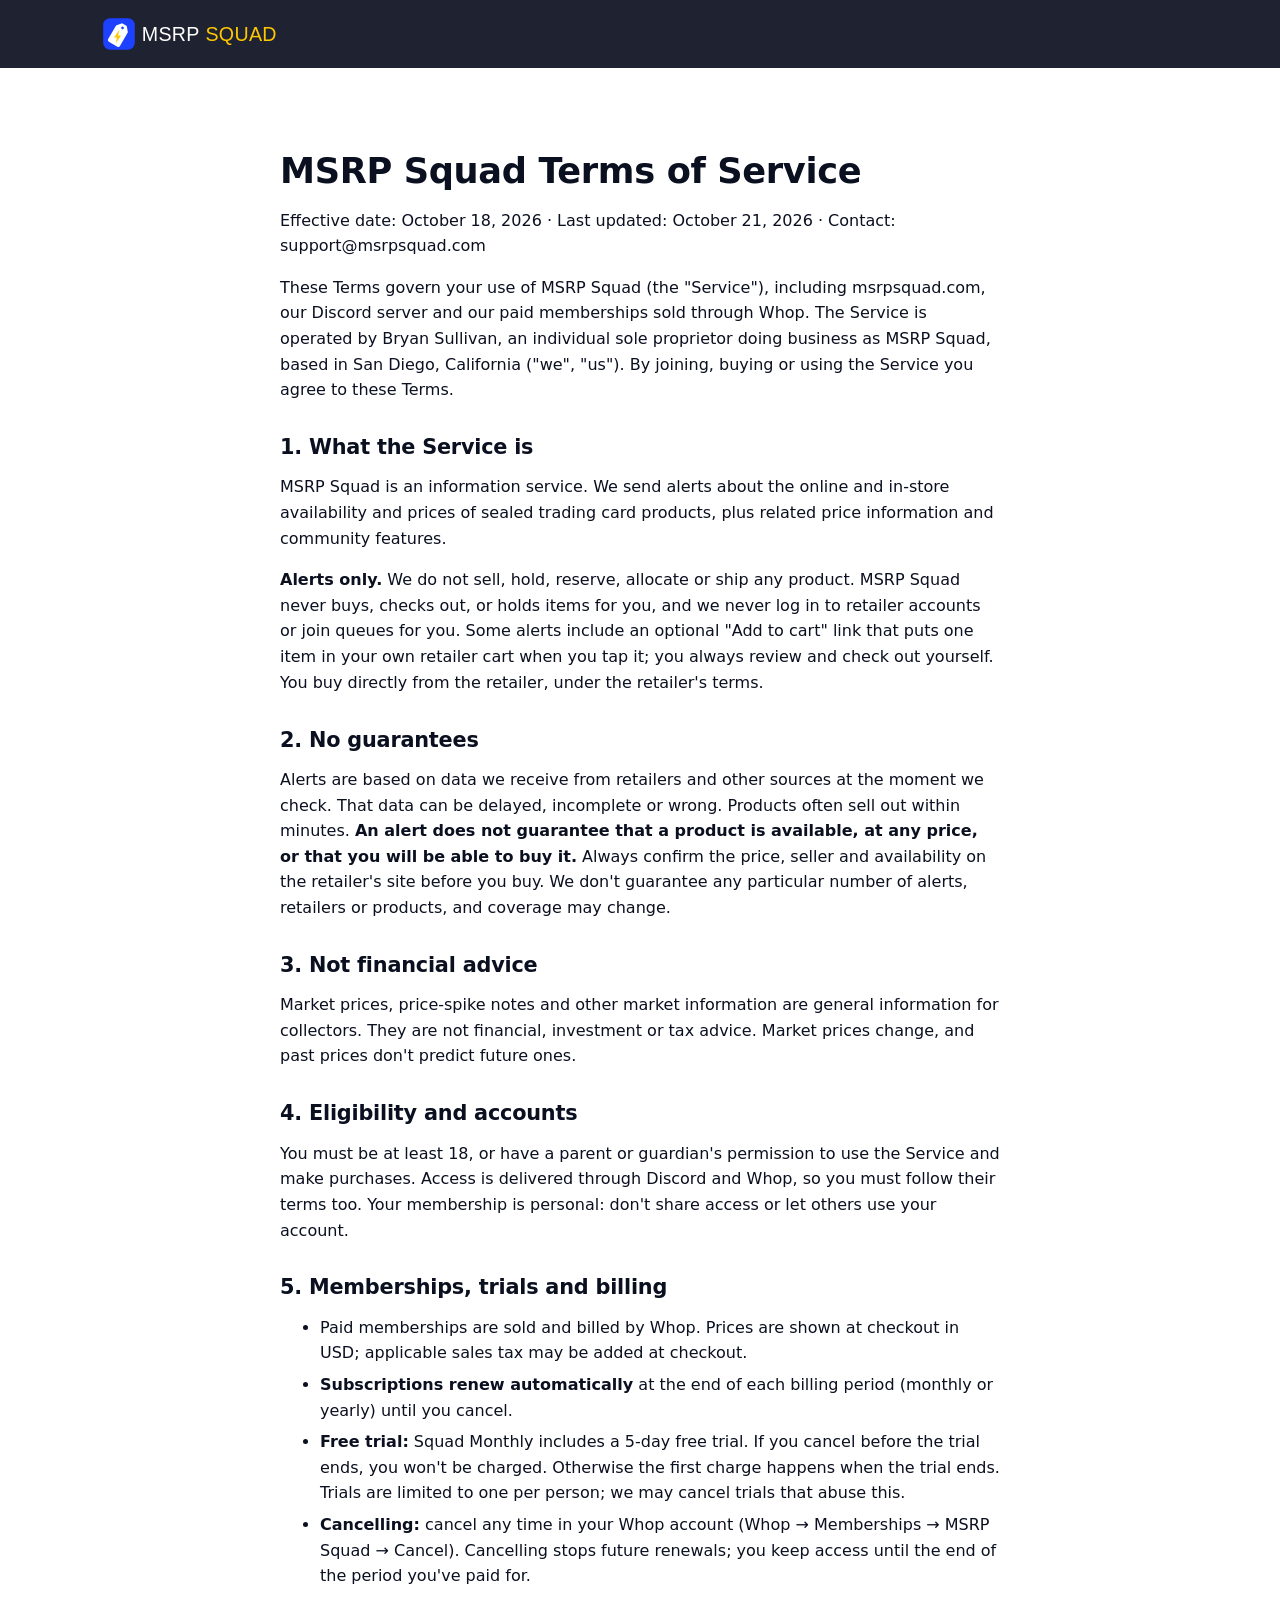
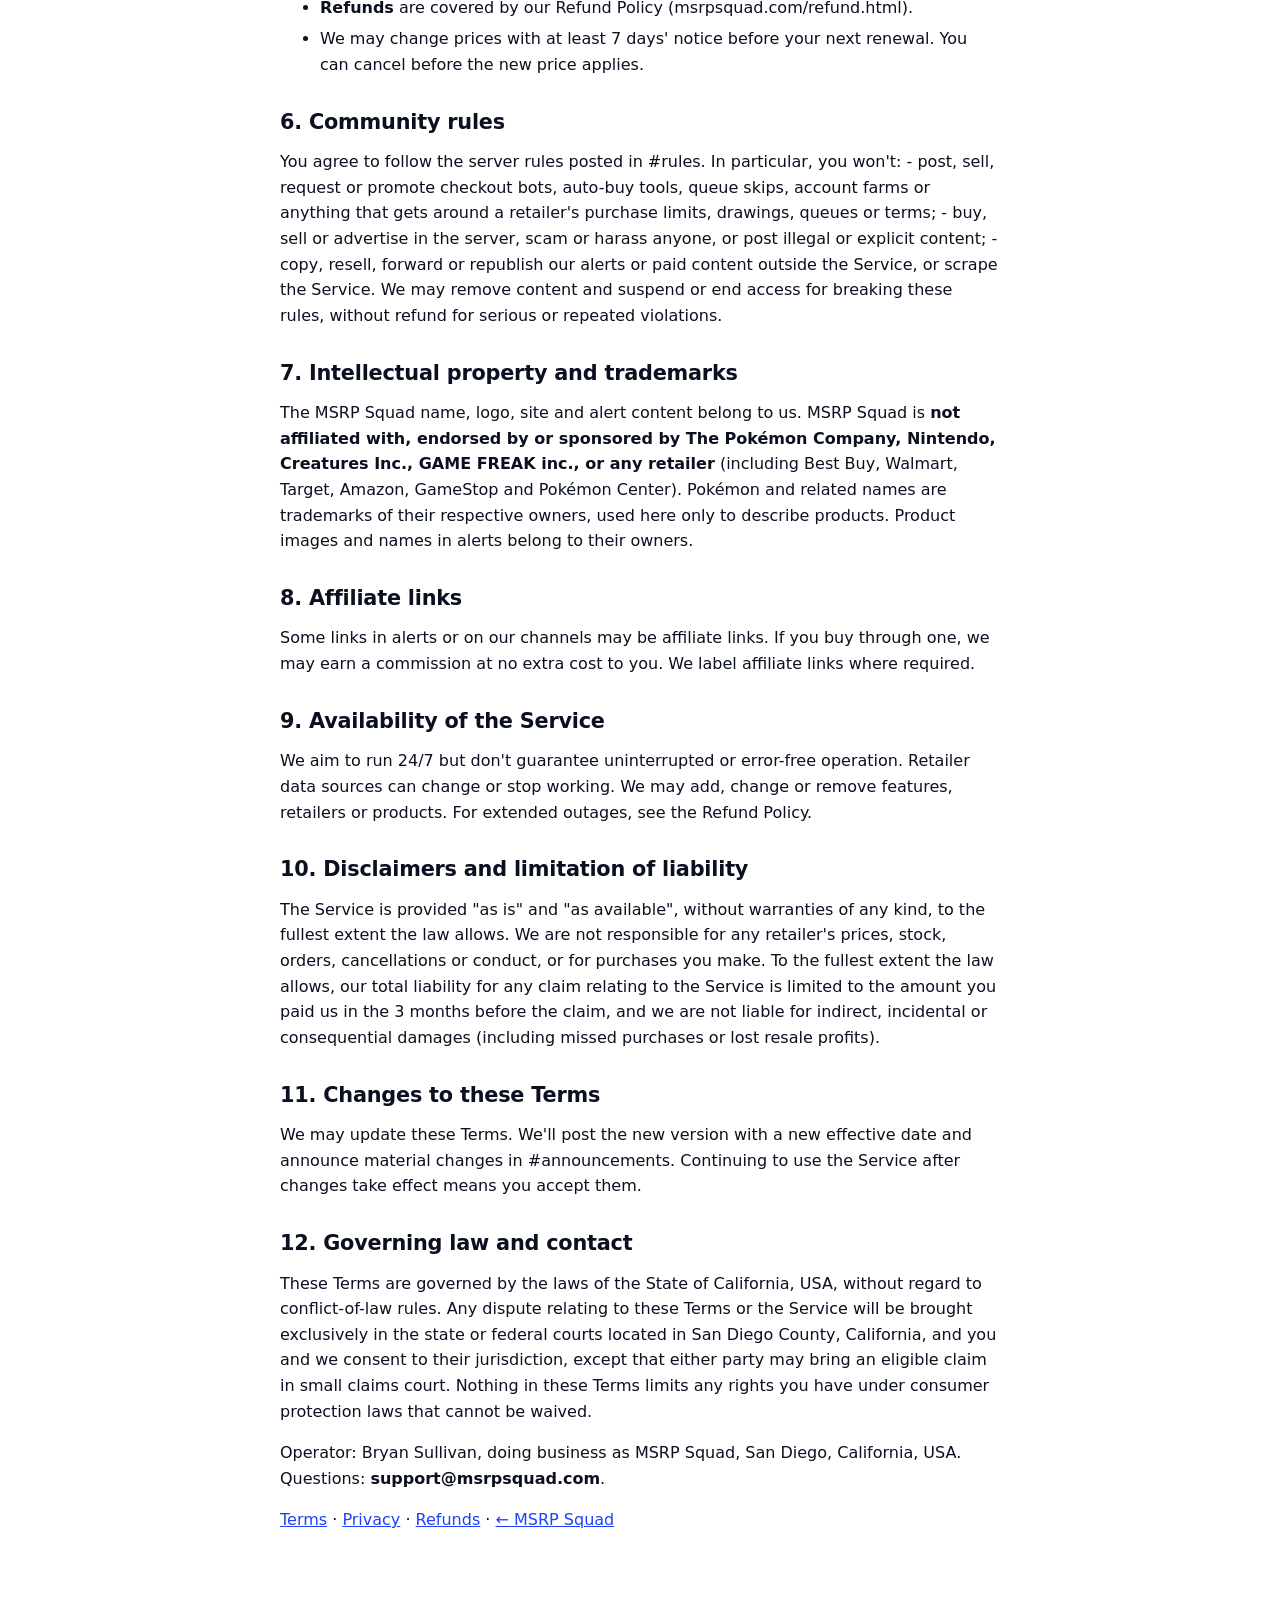
<file: terms.html>
<!doctype html><html lang="en"><head><meta charset="utf-8"><meta name="viewport" content="width=device-width,initial-scale=1">
<title>MSRP Squad Terms of Service</title><link rel="icon" href="assets/mark.svg"><link rel="stylesheet" href="styles.css"></head>
<body><header class="nav"><div class="wrap nav-in"><a href="./" class="brand"><svg xmlns="http://www.w3.org/2000/svg" viewBox="0 0 640 120" class="logo" role="img" aria-label="MSRP Squad"> <g transform="translate(10 10)"> <rect x="0" y="0" width="100" height="100" rx="22" fill="#1E40FF"/> <g transform="rotate(30 50 50) translate(50 51) scale(0.86) translate(-50 -51)"> <path d="M40 10 H60 L75 28 V86 Q75 93 68 93 H32 Q25 93 25 86 V28 Z" fill="#FFFFFF"/> <circle cx="50" cy="24" r="5" fill="#1E40FF"/> <path transform="rotate(-30 50 61)" d="M56 38 L37 64 H48 L44 85 L63 57 H52 L57 38 Z" fill="#FFC700"/> </g> </g> <text x="132" y="83" font-family="'Archivo Black', 'Arial Black', sans-serif" font-size="62" letter-spacing="1"> <tspan fill="#FFFFFF">MSRP</tspan><tspan fill="#FFC700" dx="18">SQUAD</tspan> </text> </svg></a></div></header>
<main class="section legal"><div class="wrap narrow"><h1>MSRP Squad Terms of Service</h1>
<p>Effective date: October 18, 2026 · Last updated: October 21, 2026 · Contact: support@msrpsquad.com</p>
<p>These Terms govern your use of MSRP Squad (the "Service"), including msrpsquad.com, our Discord server and our paid memberships sold through Whop. The Service is operated by Bryan Sullivan, an individual sole proprietor doing business as MSRP Squad, based in San Diego, California ("we", "us"). By joining, buying or using the Service you agree to these Terms.</p>
<h2>1. What the Service is</h2>
<p>MSRP Squad is an information service. We send alerts about the online and in-store availability and prices of sealed trading card products, plus related price information and community features.</p>
<p><strong>Alerts only.</strong> We do not sell, hold, reserve, allocate or ship any product. MSRP Squad never buys, checks out, or holds items for you, and we never log in to retailer accounts or join queues for you. Some alerts include an optional "Add to cart" link that puts one item in your own retailer cart when you tap it; you always review and check out yourself. You buy directly from the retailer, under the retailer's terms.</p>
<h2>2. No guarantees</h2>
<p>Alerts are based on data we receive from retailers and other sources at the moment we check. That data can be delayed, incomplete or wrong. Products often sell out within minutes. <strong>An alert does not guarantee that a product is available, at any price, or that you will be able to buy it.</strong> Always confirm the price, seller and availability on the retailer's site before you buy. We don't guarantee any particular number of alerts, retailers or products, and coverage may change.</p>
<h2>3. Not financial advice</h2>
<p>Market prices, price-spike notes and other market information are general information for collectors. They are not financial, investment or tax advice. Market prices change, and past prices don't predict future ones.</p>
<h2>4. Eligibility and accounts</h2>
<p>You must be at least 18, or have a parent or guardian's permission to use the Service and make purchases. Access is delivered through Discord and Whop, so you must follow their terms too. Your membership is personal: don't share access or let others use your account.</p>
<h2>5. Memberships, trials and billing</h2>
<ul>
<li>Paid memberships are sold and billed by Whop. Prices are shown at checkout in USD; applicable sales tax may be added at checkout.</li>
<li><strong>Subscriptions renew automatically</strong> at the end of each billing period (monthly or yearly) until you cancel.</li>
<li><strong>Free trial:</strong> Squad Monthly includes a 5-day free trial. If you cancel before the trial ends, you won't be charged. Otherwise the first charge happens when the trial ends. Trials are limited to one per person; we may cancel trials that abuse this.</li>
<li><strong>Cancelling:</strong> cancel any time in your Whop account (Whop → Memberships → MSRP Squad → Cancel). Cancelling stops future renewals; you keep access until the end of the period you've paid for.</li>
<li><strong>Refunds</strong> are covered by our Refund Policy (msrpsquad.com/refund.html).</li>
<li>We may change prices with at least 7 days' notice before your next renewal. You can cancel before the new price applies.</li>
</ul>
<h2>6. Community rules</h2>
<p>You agree to follow the server rules posted in #rules. In particular, you won't:
- post, sell, request or promote checkout bots, auto-buy tools, queue skips, account farms or anything that gets around a retailer's purchase limits, drawings, queues or terms;
- buy, sell or advertise in the server, scam or harass anyone, or post illegal or explicit content;
- copy, resell, forward or republish our alerts or paid content outside the Service, or scrape the Service.
We may remove content and suspend or end access for breaking these rules, without refund for serious or repeated violations.</p>
<h2>7. Intellectual property and trademarks</h2>
<p>The MSRP Squad name, logo, site and alert content belong to us. MSRP Squad is <strong>not affiliated with, endorsed by or sponsored by The Pokémon Company, Nintendo, Creatures Inc., GAME FREAK inc., or any retailer</strong> (including Best Buy, Walmart, Target, Amazon, GameStop and Pokémon Center). Pokémon and related names are trademarks of their respective owners, used here only to describe products. Product images and names in alerts belong to their owners.</p>
<h2>8. Affiliate links</h2>
<p>Some links in alerts or on our channels may be affiliate links. If you buy through one, we may earn a commission at no extra cost to you. We label affiliate links where required.</p>
<h2>9. Availability of the Service</h2>
<p>We aim to run 24/7 but don't guarantee uninterrupted or error-free operation. Retailer data sources can change or stop working. We may add, change or remove features, retailers or products. For extended outages, see the Refund Policy.</p>
<h2>10. Disclaimers and limitation of liability</h2>
<p>The Service is provided "as is" and "as available", without warranties of any kind, to the fullest extent the law allows. We are not responsible for any retailer's prices, stock, orders, cancellations or conduct, or for purchases you make. To the fullest extent the law allows, our total liability for any claim relating to the Service is limited to the amount you paid us in the 3 months before the claim, and we are not liable for indirect, incidental or consequential damages (including missed purchases or lost resale profits).</p>
<h2>11. Changes to these Terms</h2>
<p>We may update these Terms. We'll post the new version with a new effective date and announce material changes in #announcements. Continuing to use the Service after changes take effect means you accept them.</p>
<h2>12. Governing law and contact</h2>
<p>These Terms are governed by the laws of the State of California, USA, without regard to conflict-of-law rules. Any dispute relating to these Terms or the Service will be brought exclusively in the state or federal courts located in San Diego County, California, and you and we consent to their jurisdiction, except that either party may bring an eligible claim in small claims court. Nothing in these Terms limits any rights you have under consumer protection laws that cannot be waived.</p>
<p>Operator: Bryan Sullivan, doing business as MSRP Squad, San Diego, California, USA. Questions: <strong>support@msrpsquad.com</strong>.</p>
<p class="links"><a href="terms.html">Terms</a> · <a href="privacy.html">Privacy</a> · <a href="refund.html">Refunds</a> · <a href="./">← MSRP Squad</a></p></div></main></body></html>
</file>
<file: styles.css>
:root{--blue:#1E40FF;--gold:#FFC700;--night:#0B1020;--paper:#fff;--green:#16C784;--red:#FF4D4F;--mist:#EEF1FF;--ink:#0B1020;--muted:#5b6382;--r:16px}
*{box-sizing:border-box}html{scroll-behavior:smooth}
body{margin:0;font:16px/1.6 Inter,system-ui,-apple-system,Segoe UI,Roboto,sans-serif;color:var(--ink);background:var(--paper);-webkit-font-smoothing:antialiased}
h1,h2,h3{font-family:"Archivo Black",Impact,system-ui,sans-serif;line-height:1.08;margin:0 0 .5em;letter-spacing:-.01em}
h1{font-size:clamp(2.4rem,6vw,4.2rem)}h2{font-size:clamp(1.8rem,4vw,2.6rem)}h3{font-size:1.25rem}
a{color:var(--blue)}img{max-width:100%;height:auto}
.wrap{max-width:1120px;margin:0 auto;padding:0 20px}.narrow{max-width:760px}.center{text-align:center}
.skip{position:absolute;left:-999px}.skip:focus{left:12px;top:12px;background:#fff;padding:8px;z-index:9}
.btn{display:inline-block;font-weight:700;text-decoration:none;padding:14px 22px;border-radius:12px;transition:transform .12s,box-shadow .12s;border:2px solid transparent}
.btn:hover{transform:translateY(-1px)}.btn.sm{padding:9px 16px;font-size:.95rem}
.btn-gold{background:var(--gold);color:var(--night);box-shadow:0 6px 0 #c99d00}.btn-gold:active{transform:translateY(3px);box-shadow:0 3px 0 #c99d00}
.btn-ghost{border-color:rgba(255,255,255,.5);color:#fff}.btn-ghost:hover{border-color:#fff}
.btn-ghost-dark{border-color:var(--blue);color:var(--blue)}.btn-ghost-dark:hover{background:var(--mist)}
.nav{position:sticky;top:0;z-index:5;background:rgba(11,16,32,.92);backdrop-filter:blur(8px)}
.nav-in{display:flex;align-items:center;justify-content:space-between;gap:16px;height:68px}
.nav nav a{color:#cfd5f5;text-decoration:none;margin:0 12px;font-weight:500}.nav nav a:hover{color:#fff}
.hero{background:radial-gradient(1200px 500px at 80% -10%,#2a48ff55,transparent),var(--night);color:#fff;padding:72px 0 88px}
.hero-in{display:grid;grid-template-columns:1.1fr .9fr;gap:48px;align-items:center}
.eyebrow{color:var(--gold);font-weight:700;margin:0 0 12px}.gold{color:var(--gold)}
.lead{font-size:1.15rem;color:#d7dcf7;max-width:36em}.cta-row{display:flex;gap:14px;flex-wrap:wrap;margin:28px 0 12px}
.fine{font-size:.85rem;color:#9aa3c7}.section .fine{color:var(--muted)}
.alert-demo{background:#313338;border-radius:var(--r);padding:16px;box-shadow:0 30px 60px rgba(0,0,0,.45);font-size:.92rem;color:#dbdee1}
.dc-head{display:flex;gap:10px;align-items:center;margin-bottom:10px}.dc-head img{border-radius:50%}.dc-head small{color:#949ba4}
.bot{background:#5865f2;color:#fff;font-size:.65rem;padding:1px 5px;border-radius:4px;vertical-align:middle}
.embed{background:#2b2d31;border-left:4px solid var(--green);border-radius:6px;padding:12px 14px}
.e-title{color:#00a8fc;font-weight:700;margin:0 0 6px}.e-sub{margin:0 0 10px}
.e-grid{display:grid;grid-template-columns:1fr 1fr;gap:8px 16px;margin-bottom:8px}
.e-grid span,.e-verdict span{display:block;font-weight:700;color:#fff;font-size:.82rem}.e-verdict{margin:6px 0}
.e-foot{color:#949ba4;font-size:.75rem;margin:10px 0 0}
.strip{background:var(--blue);color:#fff}.strip-in{display:grid;grid-template-columns:repeat(4,1fr);gap:16px;padding:22px 20px}
.strip b{display:block;font-family:"Archivo Black",sans-serif;font-size:1.2rem;color:var(--gold)}.strip span{font-size:.9rem;color:#dfe4ff}
.section{padding:84px 0}.section.alt{background:var(--mist)}.sub{color:var(--muted);margin-top:-6px}
.steps{list-style:none;padding:0;display:grid;grid-template-columns:repeat(3,1fr);gap:22px;margin:32px 0}
.steps li{background:#fff;border:1px solid #e3e7fb;border-radius:var(--r);padding:24px}
.num{display:inline-grid;place-items:center;width:36px;height:36px;border-radius:10px;background:var(--blue);color:#fff;font-weight:800;margin-bottom:12px}
.note{color:var(--muted);font-size:.95rem}
.toggle{display:inline-flex;background:#fff;border-radius:999px;padding:4px;margin:12px 0 28px;border:1px solid #d9def7}
.toggle button{border:0;background:none;padding:9px 18px;border-radius:999px;font:600 .95rem Inter,sans-serif;cursor:pointer;color:var(--muted)}
.toggle button.on{background:var(--night);color:#fff}.toggle em{font-style:normal;color:var(--green);font-size:.8rem;margin-left:4px}
.tiers{display:grid;grid-template-columns:repeat(3,1fr);gap:22px;align-items:stretch}
.tier{background:#fff;border-radius:var(--r);padding:28px;border:1px solid #dfe3f8;display:flex;flex-direction:column;position:relative}
.tier ul{padding-left:1.1em;margin:12px 0 24px;flex:1}.tier li{margin:6px 0}.tier .btn{text-align:center}
.tier.featured{border:3px solid var(--blue);box-shadow:0 20px 40px rgba(30,64,255,.18);transform:translateY(-8px)}
.badge{position:absolute;top:-14px;left:28px;margin:0;background:var(--gold);font-weight:800;font-size:.8rem;padding:4px 10px;border-radius:999px}
.price{font-family:"Archivo Black",sans-serif;font-size:2.6rem;margin:4px 0}.price small{font-size:1rem;color:var(--muted)}
.trial{color:var(--green);font-weight:700;margin:0}
details{border-bottom:1px solid #e3e7fb;padding:16px 0}summary{font-weight:700;cursor:pointer;font-size:1.05rem}details p{color:#3b4366;margin:10px 0 0}
.final{background:var(--night);color:#fff;padding:72px 0}
.foot{background:#070b17;color:#9aa3c7;padding:48px 0;font-size:.85rem}.foot a{color:#cfd5f5}.foot .links{margin-top:18px}.copy{color:#5b6382}
:focus-visible{outline:3px solid var(--gold);outline-offset:2px}
@media (max-width:900px){.hero-in,.tiers,.steps{grid-template-columns:1fr}.strip-in{grid-template-columns:1fr 1fr}.tier.featured{transform:none}.nav nav{display:none}.hero{padding:48px 0 64px}}
@media (prefers-reduced-motion:reduce){*{transition:none!important;scroll-behavior:auto!important}}
.logo{height:38px;width:auto;display:block}.foot .logo{height:30px;margin-bottom:12px}
.btn.sm{white-space:nowrap}@media (max-width:420px){.logo{height:30px}.nav .btn.sm{padding:8px 12px;font-size:.85rem}}
.legal h1{font-size:2.2rem}.legal h2{font-size:1.3rem;margin-top:1.6em}.legal li{margin:6px 0}

/* Launch refresh: approved product photography and concise membership comparison. */
.hero-in{grid-template-columns:1fr 1.2fr;gap:32px}.product-art{margin:0}.product-art img{display:block;border-radius:16px;width:100%;box-shadow:0 24px 60px #0005}.product-art figcaption{color:#b5bddc;font-size:.78rem;margin-top:12px}
.tiers{grid-template-columns:repeat(2,minmax(0,1fr));margin-top:36px}.tier .fine{color:var(--muted);margin-bottom:0}.coverage-box{padding:26px;border-radius:16px;background:var(--mist)}.coverage-box p{margin:12px 0 0}.coverage-box .note{margin-bottom:0}
@media(max-width:900px){.hero-in,.tiers{grid-template-columns:1fr}.product-art{max-width:660px}.hero{padding:40px 0}.section{padding:56px 0}}
</file>
